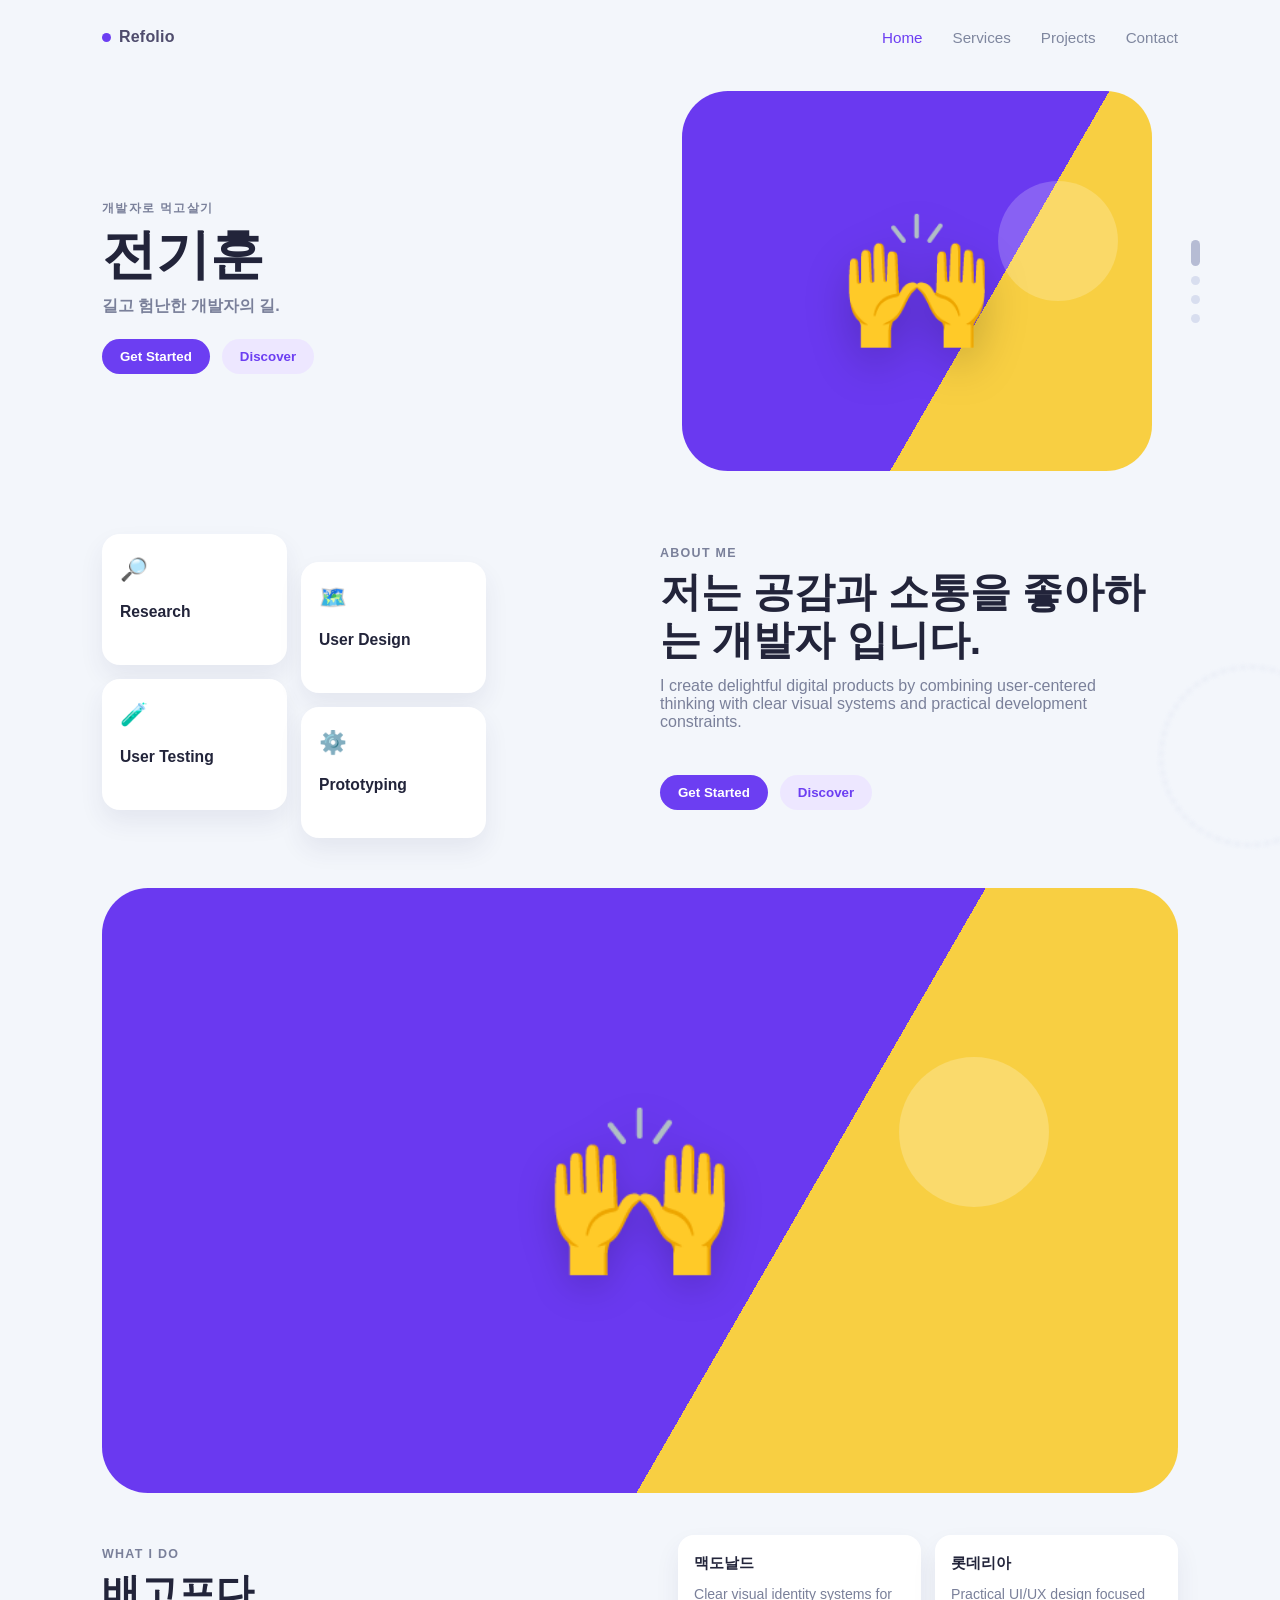
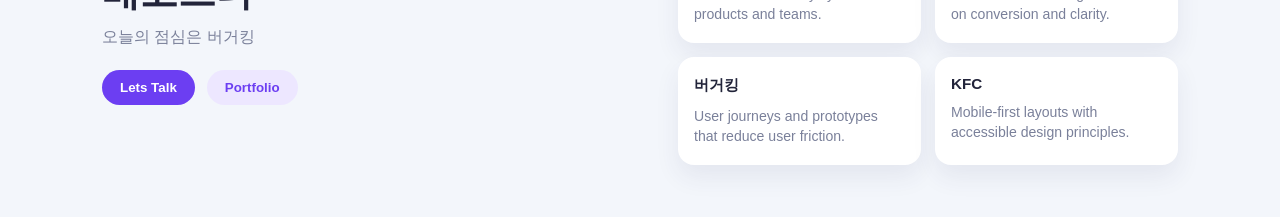
<file: index.html>
<!DOCTYPE html>
<html lang="en">
<head>
    <meta charset="UTF-8">
    <meta name="viewport" content="width=device-width, initial-scale=1.0">
    <title>바이브코딩 1일차</title>
    <link rel="stylesheet" href="style.css">
</head>
<body>
    <div class="page-bg-shape page-bg-shape-left"></div>
    <div class="page-bg-shape page-bg-shape-right"></div>

    <div class="container">
        <header class="topbar">
            <a href="#" class="logo"><span class="logo-dot"></span>Refolio</a>
            <button class="menu-btn" aria-label="Toggle menu" aria-expanded="false">☰</button>
            <nav class="nav" id="mainNav">
                <a href="#" class="active">Home</a>
                <a href="#">Services</a>
                <a href="#">Projects</a>
                <a href="#">Contact</a>
            </nav>
        </header>

        <main>
            <section class="hero">
                <div class="hero-copy">
                    <p class="eyebrow">개발자로 먹고살기</p>
                    <h1>전기훈</h1>
                    <p class="sub-copy">
                        길고 험난한 개발자의 길.
                    </p>
                    <div class="hero-actions">
                        <button class="btn btn-primary">Get Started</button>
                        <button class="btn btn-ghost">Discover</button>
                    </div>
                </div>

                <div class="hero-visual">
                    <div class="blob"></div>
                    <div class="person">🙌</div>
                    <div class="dot-nav" aria-hidden="true">
                        <span class="dot active"></span>
                        <span class="dot"></span>
                        <span class="dot"></span>
                        <span class="dot"></span>
                    </div>
                </div>
            </section>

            <section class="feature-grid">
                <div class="cards">
                    <article class="card">
                        <div class="card-icon">🔎</div>
                        <h3>Research</h3>
                    </article>
                    <article class="card">
                        <div class="card-icon">🗺️</div>
                        <h3>User Design</h3>
                    </article>
                    <article class="card">
                        <div class="card-icon">🧪</div>
                        <h3>User Testing</h3>
                    </article>
                    <article class="card">
                        <div class="card-icon">⚙️</div>
                        <h3>Prototyping</h3>
                    </article>
                </div>

                <div class="feature-copy">
                    <p class="eyebrow">About Me</p>
                    <h2>저는 공감과 소통을 좋아하는 개발자 입니다.</h2>
                    <p>
                        I create delightful digital products by combining user-centered
                        thinking with clear visual systems and practical development constraints.
                    </p>
                    <div class="hero-actions">
                        <button class="btn btn-primary">Get Started</button>
                        <button class="btn btn-ghost">Discover</button>
                    </div>
                </div>
            </section>

            <section class="client-section">
                <article class="media-card">
                    <div class="media-blob">
                        <span class="media-emoji">🙌</span>
                    </div>
                </article>

                <div class="client-grid">
                    <div class="client-copy">
                        <p class="eyebrow">What I Do</p>
                        <h2>배고프다</h2>
                        <p>
                           오늘의 점심은 버거킹
                        </p>
                        <div class="hero-actions">
                            <button class="btn btn-primary">Lets Talk</button>
                            <button class="btn btn-ghost">Portfolio</button>
                        </div>
                    </div>

                    <div class="service-list">
                        <article class="service-item">
                            <h3>맥도날드</h3>
                            <p>Clear visual identity systems for products and teams.</p>
                        </article>
                        <article class="service-item">
                            <h3>롯데리아</h3>
                            <p>Practical UI/UX design focused on conversion and clarity.</p>
                        </article>
                        <article class="service-item">
                            <h3>버거킹</h3>
                            <p>User journeys and prototypes that reduce user friction.</p>
                        </article>
                        <article class="service-item">
                            <h3>KFC</h3>
                            <p>Mobile-first layouts with accessible design principles.</p>
                        </article>
                    </div>
                </div>
            </section>
        </main>
    </div>

    <script src="main.js"></script>
</body>
</html>
</file>
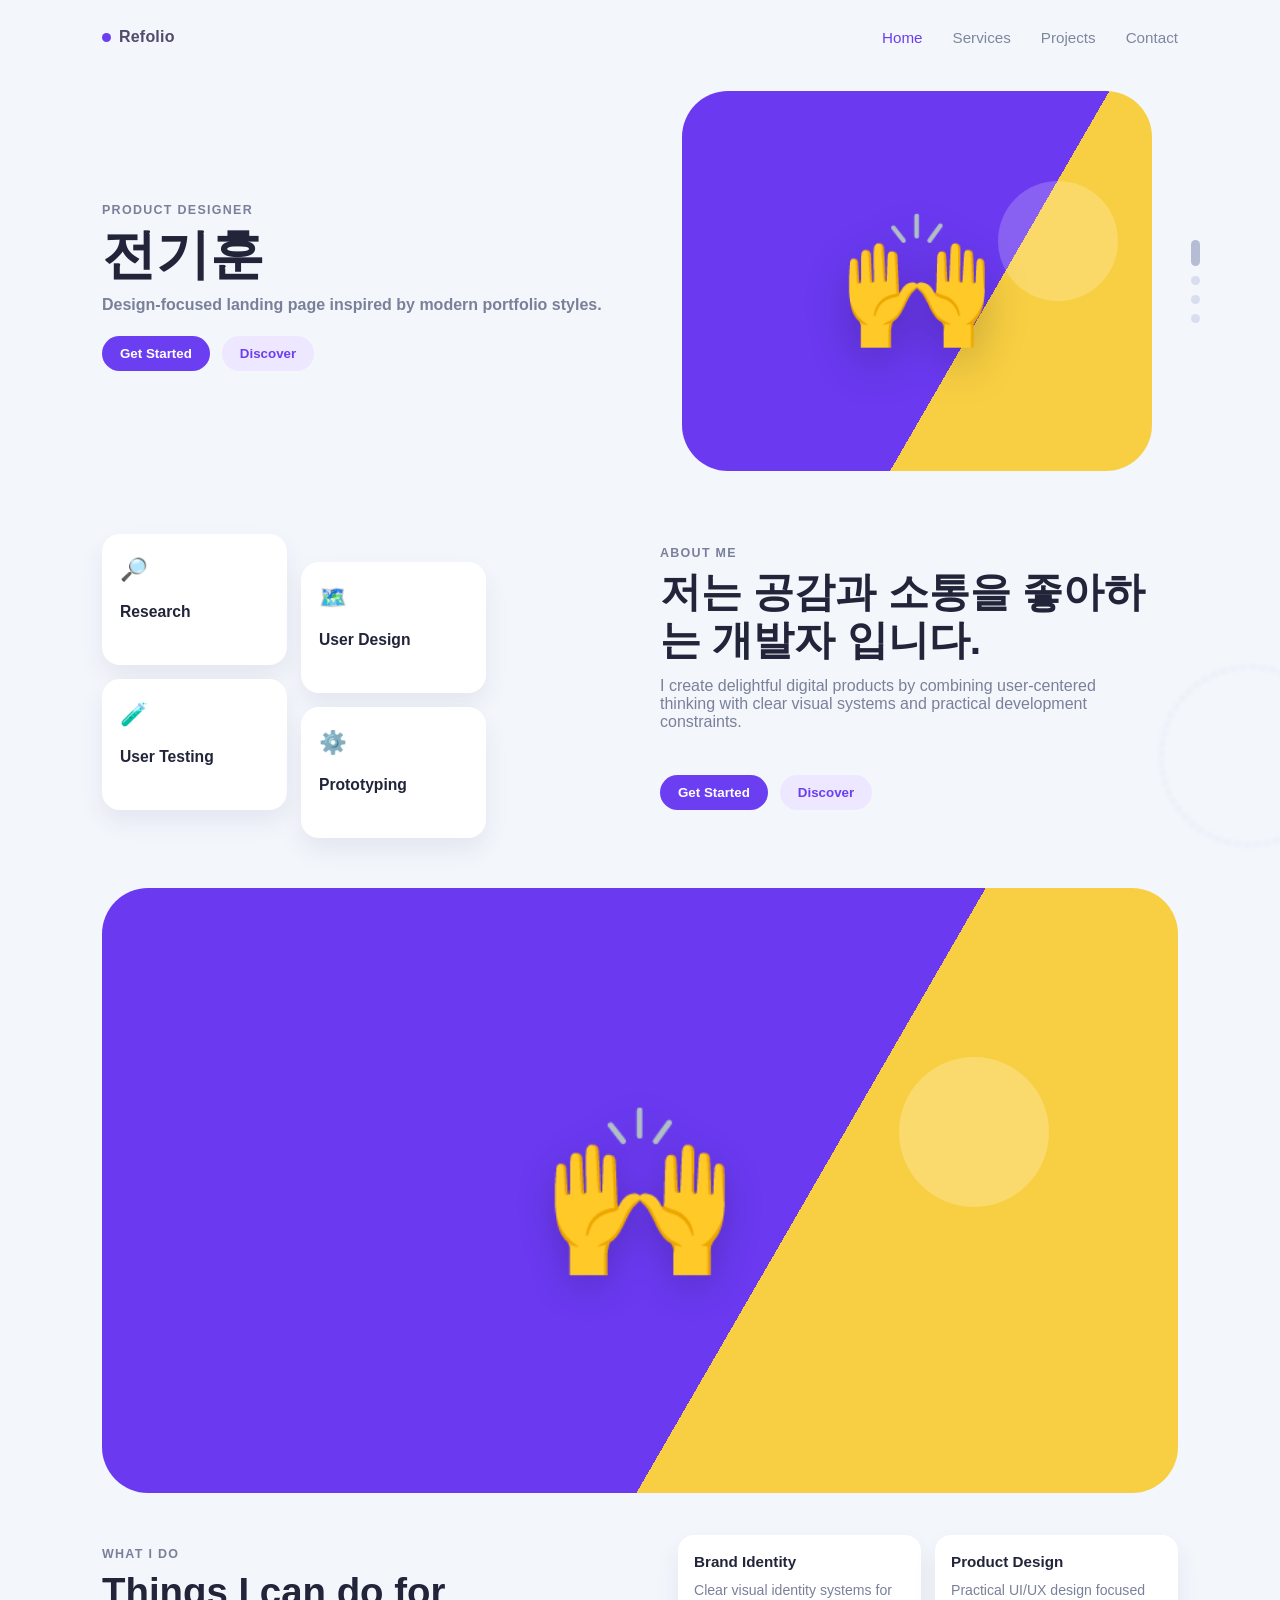
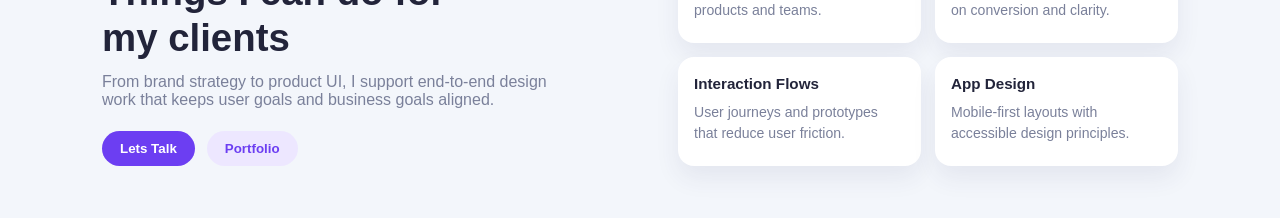
<file: Desktop/vibe-coding/html-css-js-demo/index.html>
<!DOCTYPE html>
<html lang="en">
<head>
    <meta charset="UTF-8">
    <meta name="viewport" content="width=device-width, initial-scale=1.0">
    <title>Creative Landing Page</title>
    <link rel="stylesheet" href="style.css">
</head>
<body>
    <div class="page-bg-shape page-bg-shape-left"></div>
    <div class="page-bg-shape page-bg-shape-right"></div>

    <div class="container">
        <header class="topbar">
            <a href="#" class="logo"><span class="logo-dot"></span>Refolio</a>
            <button class="menu-btn" aria-label="Toggle menu" aria-expanded="false">☰</button>
            <nav class="nav" id="mainNav">
                <a href="#" class="active">Home</a>
                <a href="#">Services</a>
                <a href="#">Projects</a>
                <a href="#">Contact</a>
            </nav>
        </header>

        <main>
            <section class="hero">
                <div class="hero-copy">
                    <p class="eyebrow">Product Designer</p>
                    <h1>전기훈</h1>
                    <p class="sub-copy">
                        Design-focused landing page inspired by modern portfolio styles.
                    </p>
                    <div class="hero-actions">
                        <button class="btn btn-primary">Get Started</button>
                        <button class="btn btn-ghost">Discover</button>
                    </div>
                </div>

                <div class="hero-visual">
                    <div class="blob"></div>
                    <div class="person">🙌</div>
                    <div class="dot-nav" aria-hidden="true">
                        <span class="dot active"></span>
                        <span class="dot"></span>
                        <span class="dot"></span>
                        <span class="dot"></span>
                    </div>
                </div>
            </section>

            <section class="feature-grid">
                <div class="cards">
                    <article class="card">
                        <div class="card-icon">🔎</div>
                        <h3>Research</h3>
                    </article>
                    <article class="card">
                        <div class="card-icon">🗺️</div>
                        <h3>User Design</h3>
                    </article>
                    <article class="card">
                        <div class="card-icon">🧪</div>
                        <h3>User Testing</h3>
                    </article>
                    <article class="card">
                        <div class="card-icon">⚙️</div>
                        <h3>Prototyping</h3>
                    </article>
                </div>

                <div class="feature-copy">
                    <p class="eyebrow">About Me</p>
                    <h2>저는 공감과 소통을 좋아하는 개발자 입니다.</h2>
                    <p>
                        I create delightful digital products by combining user-centered
                        thinking with clear visual systems and practical development constraints.
                    </p>
                    <div class="hero-actions">
                        <button class="btn btn-primary">Get Started</button>
                        <button class="btn btn-ghost">Discover</button>
                    </div>
                </div>
            </section>

            <section class="client-section">
                <article class="media-card">
                    <div class="media-blob">
                        <span class="media-emoji">🙌</span>
                    </div>
                </article>

                <div class="client-grid">
                    <div class="client-copy">
                        <p class="eyebrow">What I Do</p>
                        <h2>Things I can do for<br>my clients</h2>
                        <p>
                            From brand strategy to product UI, I support end-to-end
                            design work that keeps user goals and business goals aligned.
                        </p>
                        <div class="hero-actions">
                            <button class="btn btn-primary">Lets Talk</button>
                            <button class="btn btn-ghost">Portfolio</button>
                        </div>
                    </div>

                    <div class="service-list">
                        <article class="service-item">
                            <h3>Brand Identity</h3>
                            <p>Clear visual identity systems for products and teams.</p>
                        </article>
                        <article class="service-item">
                            <h3>Product Design</h3>
                            <p>Practical UI/UX design focused on conversion and clarity.</p>
                        </article>
                        <article class="service-item">
                            <h3>Interaction Flows</h3>
                            <p>User journeys and prototypes that reduce user friction.</p>
                        </article>
                        <article class="service-item">
                            <h3>App Design</h3>
                            <p>Mobile-first layouts with accessible design principles.</p>
                        </article>
                    </div>
                </div>
            </section>
        </main>
    </div>

    <script src="main.js"></script>
</body>
</html>
</file>
<file: style.css>
:root {
    --bg: #f3f6fb;
    --card: #ffffff;
    --text: #22243a;
    --muted: #7a809a;
    --primary: #6c3ef2;
    --primary-soft: #ede7ff;
}

* {
    box-sizing: border-box;
}

body {
    margin: 0;
    font-family: "Inter", "Segoe UI", Arial, sans-serif;
    color: var(--text);
    background: var(--bg);
    min-height: 100vh;
    position: relative;
}

.page-bg-shape {
    position: fixed;
    z-index: 0;
    pointer-events: none;
    filter: blur(2px);
}

.page-bg-shape-left {
    display: none;
}

.page-bg-shape-right {
    width: 180px;
    height: 180px;
    right: -60px;
    bottom: 6%;
    border-radius: 50%;
    border: 2px dashed #d7def0;
    opacity: 0.65;
}

.container {
    max-width: 1120px;
    margin: 0 auto;
    padding: 28px 22px 52px;
    position: relative;
    z-index: 1;
}

.topbar {
    display: flex;
    align-items: center;
    justify-content: space-between;
    gap: 16px;
}

.logo {
    text-decoration: none;
    font-weight: 800;
    letter-spacing: 0.2px;
    color: #4f4c6d;
    display: inline-flex;
    align-items: center;
    gap: 8px;
}

.logo-dot {
    width: 9px;
    height: 9px;
    border-radius: 50%;
    background: var(--primary);
    display: inline-block;
}

.menu-btn {
    display: none;
    border: 1px solid #d9def0;
    border-radius: 10px;
    background: #fff;
    width: 40px;
    height: 40px;
    font-size: 19px;
    color: #535b78;
}

.nav {
    display: flex;
    align-items: center;
    gap: 30px;
}

.nav a {
    text-decoration: none;
    color: #7f879f;
    font-size: 0.95rem;
    font-weight: 500;
}

.nav a.active {
    color: var(--primary);
}

.hero {
    display: grid;
    grid-template-columns: 1fr 1fr;
    gap: 30px;
    align-items: center;
    margin-top: 40px;
}

.eyebrow {
    color: var(--muted);
    text-transform: uppercase;
    letter-spacing: 1.3px;
    font-size: 0.78rem;
    font-weight: 700;
    margin-bottom: 8px;
}

h1 {
    margin: 0;
    font-size: clamp(2rem, 4.8vw, 3.35rem);
    line-height: 1.1;
}

.sub-copy {
    color: var(--muted);
    max-width: 500px;
    font-weight: 600;
    margin-top: 12px;
}

.hero-actions {
    display: flex;
    gap: 12px;
    margin-top: 22px;
    flex-wrap: wrap;
}

.btn {
    border: none;
    border-radius: 999px;
    padding: 10px 18px;
    font-weight: 700;
    cursor: pointer;
}

.btn-primary {
    background: var(--primary);
    color: #fff;
}

.btn-ghost {
    background: var(--primary-soft);
    color: var(--primary);
}

.hero-visual {
    position: relative;
    min-height: 390px;
    display: flex;
    justify-content: center;
    align-items: center;
}

.blob {
    position: absolute;
    width: min(100%, 470px);
    height: min(100%, 380px);
    border-radius: 46px;
    background: linear-gradient(120deg, #6a39f0 62%, #f8cf42 62%);
}

.blob::before {
    content: "";
    position: absolute;
    width: 120px;
    height: 120px;
    background: rgba(255, 255, 255, 0.2);
    border-radius: 50%;
    right: 34px;
    top: 90px;
}

.person {
    position: relative;
    font-size: 7.6rem;
    line-height: 1;
    filter: drop-shadow(0 16px 22px rgba(0, 0, 0, 0.2));
}

.dot-nav {
    position: absolute;
    right: -22px;
    display: flex;
    flex-direction: column;
    gap: 10px;
}

.dot {
    width: 9px;
    height: 9px;
    border-radius: 50%;
    background: #d8deef;
    transition: all 0.25s ease;
}

.dot.active {
    height: 26px;
    border-radius: 20px;
    background: #b6bcd4;
}

.feature-grid {
    margin-top: 58px;
    display: grid;
    grid-template-columns: 1fr 1fr;
    gap: 40px;
    align-items: stretch;
}

.cards {
    display: grid;
    grid-template-columns: repeat(2, minmax(130px, 185px));
    gap: 14px;
}

.card {
    background: var(--card);
    border-radius: 18px;
    box-shadow: 0 12px 24px rgba(45, 55, 96, 0.08);
    padding: 22px 18px;
    min-height: 130px;
}

.cards .card:nth-child(2),
.cards .card:nth-child(4) {
    transform: translateY(28px);
}

.card h3 {
    margin: 20px 0 0;
    font-size: 0.98rem;
}

.card-icon {
    font-size: 1.4rem;
}

.feature-copy h2 {
    margin: 0;
    font-size: clamp(1.75rem, 3.2vw, 2.7rem);
    line-height: 1.18;
}

.feature-copy {
    display: flex;
    flex-direction: column;
}

.feature-copy p {
    margin-top: 12px;
    color: var(--muted);
    max-width: 470px;
}

.feature-copy .hero-actions {
    margin-top: 28px;
    padding-top: 0;
}

.client-section {
    margin-top: 78px;
}

.media-card {
    background: transparent;
    border-radius: 24px;
    padding: 0;
    box-shadow: none;
    width: 100%;
    max-width: 100%;
    margin: 0;
}

.media-blob {
    width: 100%;
    border-radius: 46px;
    aspect-ratio: 16 / 9;
    background: linear-gradient(120deg, #6a39f0 62%, #f8cf42 62%);
    position: relative;
    display: grid;
    place-items: center;
    overflow: hidden;
}

.media-blob::before {
    content: "";
    position: absolute;
    width: 20%;
    max-width: 150px;
    aspect-ratio: 1 / 1;
    border-radius: 50%;
    background: rgba(255, 255, 255, 0.22);
    right: 12%;
    top: 28%;
}

.media-emoji {
    position: relative;
    z-index: 1;
    font-size: clamp(4.2rem, 16vw, 9.5rem);
    line-height: 1;
    filter: drop-shadow(0 10px 18px rgba(0, 0, 0, 0.18));
}

.client-grid {
    margin-top: 42px;
    display: grid;
    grid-template-columns: 1.1fr 1fr;
    gap: 26px;
}

.client-copy h2 {
    margin: 0;
    font-size: clamp(1.5rem, 3vw, 2.4rem);
    line-height: 1.2;
}

.client-copy p {
    margin-top: 12px;
    color: var(--muted);
    max-width: 470px;
}

.service-list {
    display: grid;
    grid-template-columns: repeat(2, minmax(0, 1fr));
    gap: 14px;
}

.service-item {
    background: #fff;
    border-radius: 16px;
    padding: 18px 16px;
    box-shadow: 0 12px 24px rgba(45, 55, 96, 0.08);
}

.service-item h3 {
    margin: 0;
    font-size: 0.95rem;
}

.service-item p {
    margin: 10px 0 0;
    color: var(--muted);
    font-size: 0.88rem;
    line-height: 1.45;
}

@media (max-width: 900px) {
    .hero,
    .feature-grid,
    .client-grid {
        grid-template-columns: 1fr;
    }

    .hero-visual {
        order: -1;
        min-height: 320px;
    }

    .dot-nav {
        right: 6px;
    }

    .cards {
        grid-template-columns: repeat(2, minmax(0, 1fr));
    }

    .media-card {
        max-width: 100%;
    }
}

@media (max-width: 680px) {
    .container {
        padding: 18px 16px 36px;
    }

    .menu-btn {
        display: inline-grid;
        place-items: center;
    }

    .nav {
        position: absolute;
        top: 64px;
        right: 16px;
        background: #fff;
        border-radius: 12px;
        box-shadow: 0 10px 30px rgba(24, 32, 66, 0.16);
        padding: 12px;
        display: none;
        flex-direction: column;
        align-items: flex-start;
        gap: 10px;
        min-width: 150px;
    }

    .nav.open {
        display: flex;
    }

    h1 {
        font-size: 2.1rem;
    }

    .blob {
        border-radius: 32px;
    }

    .person {
        font-size: 6.2rem;
    }

    .cards {
        grid-template-columns: 1fr;
    }

    .cards .card:nth-child(2),
    .cards .card:nth-child(4) {
        transform: none;
    }

    .service-list {
        grid-template-columns: 1fr;
    }
}
</file>
<file: Desktop/vibe-coding/html-css-js-demo/style.css>
:root {
    --bg: #f3f6fb;
    --card: #ffffff;
    --text: #22243a;
    --muted: #7a809a;
    --primary: #6c3ef2;
    --primary-soft: #ede7ff;
}

* {
    box-sizing: border-box;
}

body {
    margin: 0;
    font-family: "Inter", "Segoe UI", Arial, sans-serif;
    color: var(--text);
    background: var(--bg);
    min-height: 100vh;
    position: relative;
}

.page-bg-shape {
    position: fixed;
    z-index: 0;
    pointer-events: none;
    filter: blur(2px);
}

.page-bg-shape-left {
    display: none;
}

.page-bg-shape-right {
    width: 180px;
    height: 180px;
    right: -60px;
    bottom: 6%;
    border-radius: 50%;
    border: 2px dashed #d7def0;
    opacity: 0.65;
}

.container {
    max-width: 1120px;
    margin: 0 auto;
    padding: 28px 22px 52px;
    position: relative;
    z-index: 1;
}

.topbar {
    display: flex;
    align-items: center;
    justify-content: space-between;
    gap: 16px;
}

.logo {
    text-decoration: none;
    font-weight: 800;
    letter-spacing: 0.2px;
    color: #4f4c6d;
    display: inline-flex;
    align-items: center;
    gap: 8px;
}

.logo-dot {
    width: 9px;
    height: 9px;
    border-radius: 50%;
    background: var(--primary);
    display: inline-block;
}

.menu-btn {
    display: none;
    border: 1px solid #d9def0;
    border-radius: 10px;
    background: #fff;
    width: 40px;
    height: 40px;
    font-size: 19px;
    color: #535b78;
}

.nav {
    display: flex;
    align-items: center;
    gap: 30px;
}

.nav a {
    text-decoration: none;
    color: #7f879f;
    font-size: 0.95rem;
    font-weight: 500;
}

.nav a.active {
    color: var(--primary);
}

.hero {
    display: grid;
    grid-template-columns: 1fr 1fr;
    gap: 30px;
    align-items: center;
    margin-top: 40px;
}

.eyebrow {
    color: var(--muted);
    text-transform: uppercase;
    letter-spacing: 1.3px;
    font-size: 0.78rem;
    font-weight: 700;
    margin-bottom: 8px;
}

h1 {
    margin: 0;
    font-size: clamp(2rem, 4.8vw, 3.35rem);
    line-height: 1.1;
}

.sub-copy {
    color: var(--muted);
    max-width: 500px;
    font-weight: 600;
    margin-top: 12px;
}

.hero-actions {
    display: flex;
    gap: 12px;
    margin-top: 22px;
    flex-wrap: wrap;
}

.btn {
    border: none;
    border-radius: 999px;
    padding: 10px 18px;
    font-weight: 700;
    cursor: pointer;
}

.btn-primary {
    background: var(--primary);
    color: #fff;
}

.btn-ghost {
    background: var(--primary-soft);
    color: var(--primary);
}

.hero-visual {
    position: relative;
    min-height: 390px;
    display: flex;
    justify-content: center;
    align-items: center;
}

.blob {
    position: absolute;
    width: min(100%, 470px);
    height: min(100%, 380px);
    border-radius: 46px;
    background: linear-gradient(120deg, #6a39f0 62%, #f8cf42 62%);
}

.blob::before {
    content: "";
    position: absolute;
    width: 120px;
    height: 120px;
    background: rgba(255, 255, 255, 0.2);
    border-radius: 50%;
    right: 34px;
    top: 90px;
}

.person {
    position: relative;
    font-size: 7.6rem;
    line-height: 1;
    filter: drop-shadow(0 16px 22px rgba(0, 0, 0, 0.2));
}

.dot-nav {
    position: absolute;
    right: -22px;
    display: flex;
    flex-direction: column;
    gap: 10px;
}

.dot {
    width: 9px;
    height: 9px;
    border-radius: 50%;
    background: #d8deef;
    transition: all 0.25s ease;
}

.dot.active {
    height: 26px;
    border-radius: 20px;
    background: #b6bcd4;
}

.feature-grid {
    margin-top: 58px;
    display: grid;
    grid-template-columns: 1fr 1fr;
    gap: 40px;
    align-items: stretch;
}

.cards {
    display: grid;
    grid-template-columns: repeat(2, minmax(130px, 185px));
    gap: 14px;
}

.card {
    background: var(--card);
    border-radius: 18px;
    box-shadow: 0 12px 24px rgba(45, 55, 96, 0.08);
    padding: 22px 18px;
    min-height: 130px;
}

.cards .card:nth-child(2),
.cards .card:nth-child(4) {
    transform: translateY(28px);
}

.card h3 {
    margin: 20px 0 0;
    font-size: 0.98rem;
}

.card-icon {
    font-size: 1.4rem;
}

.feature-copy h2 {
    margin: 0;
    font-size: clamp(1.75rem, 3.2vw, 2.7rem);
    line-height: 1.18;
}

.feature-copy {
    display: flex;
    flex-direction: column;
}

.feature-copy p {
    margin-top: 12px;
    color: var(--muted);
    max-width: 470px;
}

.feature-copy .hero-actions {
    margin-top: 28px;
    padding-top: 0;
}

.client-section {
    margin-top: 78px;
}

.media-card {
    background: transparent;
    border-radius: 24px;
    padding: 0;
    box-shadow: none;
    width: 100%;
    max-width: 100%;
    margin: 0;
}

.media-blob {
    width: 100%;
    border-radius: 46px;
    aspect-ratio: 16 / 9;
    background: linear-gradient(120deg, #6a39f0 62%, #f8cf42 62%);
    position: relative;
    display: grid;
    place-items: center;
    overflow: hidden;
}

.media-blob::before {
    content: "";
    position: absolute;
    width: 20%;
    max-width: 150px;
    aspect-ratio: 1 / 1;
    border-radius: 50%;
    background: rgba(255, 255, 255, 0.22);
    right: 12%;
    top: 28%;
}

.media-emoji {
    position: relative;
    z-index: 1;
    font-size: clamp(4.2rem, 16vw, 9.5rem);
    line-height: 1;
    filter: drop-shadow(0 10px 18px rgba(0, 0, 0, 0.18));
}

.client-grid {
    margin-top: 42px;
    display: grid;
    grid-template-columns: 1.1fr 1fr;
    gap: 26px;
}

.client-copy h2 {
    margin: 0;
    font-size: clamp(1.5rem, 3vw, 2.4rem);
    line-height: 1.2;
}

.client-copy p {
    margin-top: 12px;
    color: var(--muted);
    max-width: 470px;
}

.service-list {
    display: grid;
    grid-template-columns: repeat(2, minmax(0, 1fr));
    gap: 14px;
}

.service-item {
    background: #fff;
    border-radius: 16px;
    padding: 18px 16px;
    box-shadow: 0 12px 24px rgba(45, 55, 96, 0.08);
}

.service-item h3 {
    margin: 0;
    font-size: 0.95rem;
}

.service-item p {
    margin: 10px 0 0;
    color: var(--muted);
    font-size: 0.88rem;
    line-height: 1.45;
}

@media (max-width: 900px) {
    .hero,
    .feature-grid,
    .client-grid {
        grid-template-columns: 1fr;
    }

    .hero-visual {
        order: -1;
        min-height: 320px;
    }

    .dot-nav {
        right: 6px;
    }

    .cards {
        grid-template-columns: repeat(2, minmax(0, 1fr));
    }

    .media-card {
        max-width: 100%;
    }
}

@media (max-width: 680px) {
    .container {
        padding: 18px 16px 36px;
    }

    .menu-btn {
        display: inline-grid;
        place-items: center;
    }

    .nav {
        position: absolute;
        top: 64px;
        right: 16px;
        background: #fff;
        border-radius: 12px;
        box-shadow: 0 10px 30px rgba(24, 32, 66, 0.16);
        padding: 12px;
        display: none;
        flex-direction: column;
        align-items: flex-start;
        gap: 10px;
        min-width: 150px;
    }

    .nav.open {
        display: flex;
    }

    h1 {
        font-size: 2.1rem;
    }

    .blob {
        border-radius: 32px;
    }

    .person {
        font-size: 6.2rem;
    }

    .cards {
        grid-template-columns: 1fr;
    }

    .cards .card:nth-child(2),
    .cards .card:nth-child(4) {
        transform: none;
    }

    .service-list {
        grid-template-columns: 1fr;
    }
}
</file>
